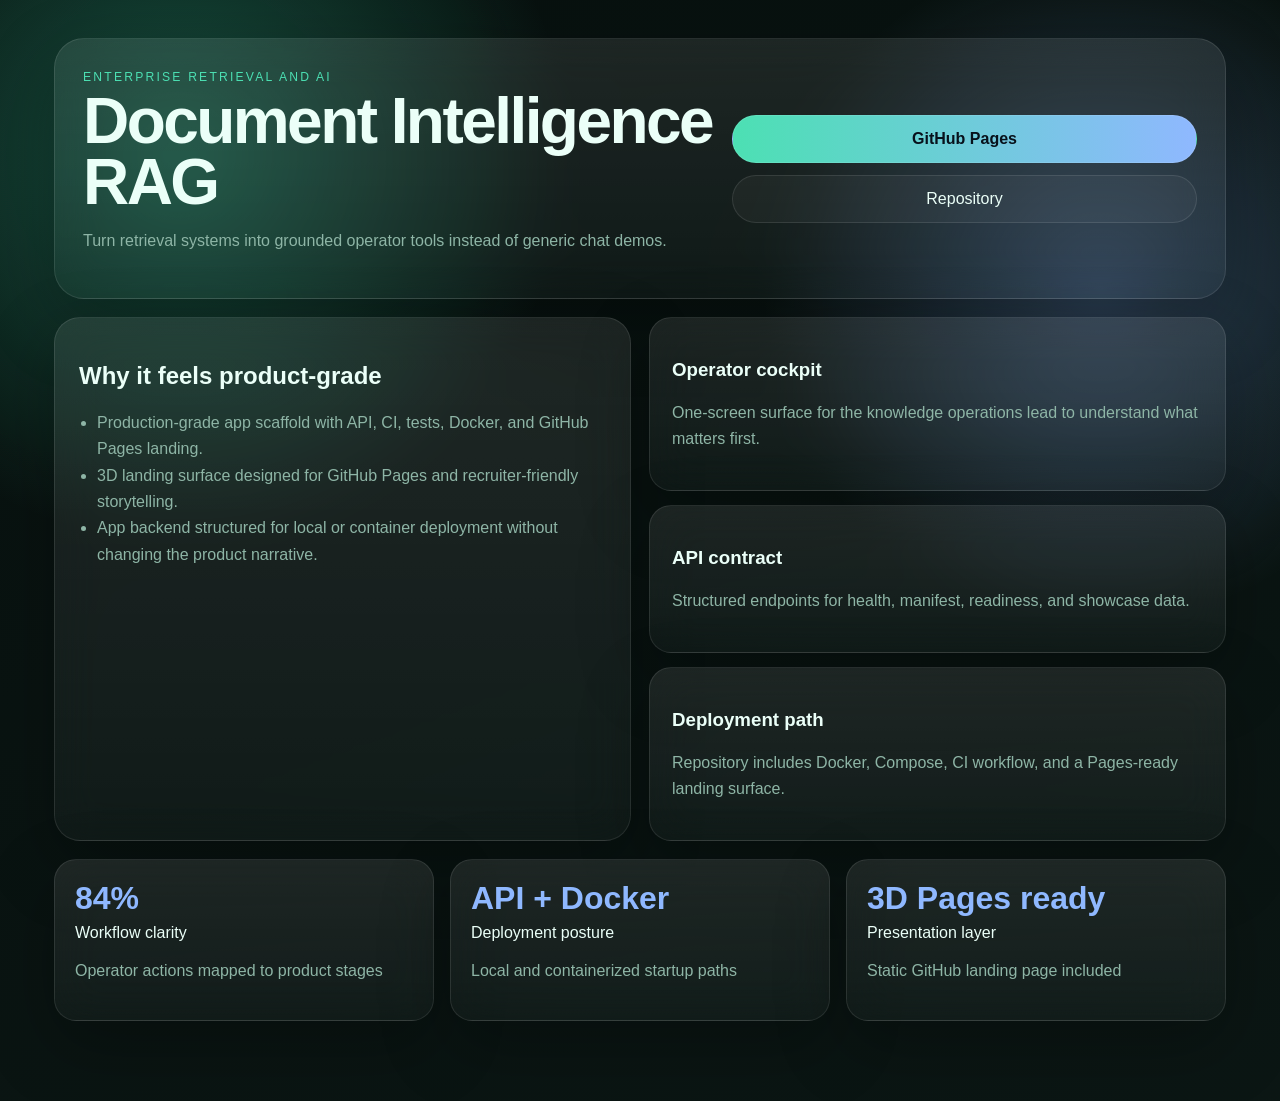
<file: docs/index.html>
<!DOCTYPE html>
<html lang="en">
<head>
  <meta charset="UTF-8" />
  <meta name="viewport" content="width=device-width, initial-scale=1.0" />
  <title>Document Intelligence RAG Landing</title>
  <link rel="stylesheet" href="landing.css" />
</head>
<body>
  <div class="scene" id="scene">
    <div class="backdrop"></div>
    <main class="deck">
      <section class="hero-card glass">
        <div>
          <span class="eyebrow">Enterprise retrieval and AI</span>
          <h1>Document Intelligence RAG</h1>
          <p>Turn retrieval systems into grounded operator tools instead of generic chat demos.</p>
        </div>
        <nav class="cta-stack">
          <a class="cta primary" href="https://r-behera.github.io/document-intel-rag/">GitHub Pages</a>
          <a class="cta" href="https://github.com/R-behera/document-intel-rag">Repository</a>
        </nav>
      </section>
      <section class="orbit-grid">
        <div class="glass panel large">
          <h2>Why it feels product-grade</h2>
          <ul><li>Production-grade app scaffold with API, CI, tests, Docker, and GitHub Pages landing.</li><li>3D landing surface designed for GitHub Pages and recruiter-friendly storytelling.</li><li>App backend structured for local or container deployment without changing the product narrative.</li></ul>
        </div>
        <div id="cards" class="card-stack"></div>
      </section>
      <section class="metrics-row" id="metrics"></section>
    </main>
  </div>
  <script>window.PROJECT_MANIFEST = {"slug": "document-intel-rag", "title": "Document Intelligence RAG", "summary": "![Demo Screenshot](demo/screenshot.png)", "domain": "Enterprise retrieval and AI", "audience": "knowledge operations lead", "promise": "Turn retrieval systems into grounded operator tools instead of generic chat demos.", "hero": ["Production-grade app scaffold with API, CI, tests, Docker, and GitHub Pages landing.", "3D landing surface designed for GitHub Pages and recruiter-friendly storytelling.", "App backend structured for local or container deployment without changing the product narrative."], "kpis": [{"label": "Workflow clarity", "value": "84%", "note": "Operator actions mapped to product stages"}, {"label": "Deployment posture", "value": "API + Docker", "note": "Local and containerized startup paths"}, {"label": "Presentation layer", "value": "3D Pages ready", "note": "Static GitHub landing page included"}], "stages": ["ingest", "validate", "analyze", "decide", "monitor"], "cards": [{"title": "Operator cockpit", "body": "One-screen surface for the knowledge operations lead to understand what matters first."}, {"title": "API contract", "body": "Structured endpoints for health, manifest, readiness, and showcase data."}, {"title": "Deployment path", "body": "Repository includes Docker, Compose, CI workflow, and a Pages-ready landing surface."}], "scene": "signal-wave", "theme": {"bg": "#08100e", "surface": "#101d1a", "ink": "#ebfff8", "muted": "#8eb5a6", "accent": "#4ce0b3", "accent2": "#8fb8ff"}, "pages_url": "https://r-behera.github.io/document-intel-rag/", "api_examples": {"health": {"status": "ok", "project": "document-intel-rag"}, "readiness": {"api": "ready", "landing_page": "docs/index.html", "container": "Dockerfile present"}, "signals": [{"name": "Decision coverage", "status": "strong", "detail": "App and landing narrative aligned"}, {"name": "Operator context", "status": "strong", "detail": "Primary user anchored as knowledge operations lead"}, {"name": "Delivery path", "status": "ready", "detail": "Pages + containerized app scaffold generated"}]}};</script>
  <script src="landing.js"></script>
</body>
</html>
</file>
<file: docs/landing.css>
:root{--bg:#08100e;--surface:#101d1a;--ink:#ebfff8;--muted:#8eb5a6;--accent:#4ce0b3;--accent2:#8fb8ff;--rx:0deg;--ry:0deg;}*{box-sizing:border-box}html,body{margin:0;min-height:100%;font-family:Inter,Segoe UI,sans-serif;background:var(--bg);color:var(--ink)}.scene{min-height:100vh;overflow:hidden;position:relative;transform-style:preserve-3d;perspective:1600px}.backdrop{position:absolute;inset:-10%;background:radial-gradient(circle at 20% 20%,color-mix(in srgb,var(--accent) 30%, transparent),transparent 24%),radial-gradient(circle at 80% 30%,color-mix(in srgb,var(--accent2) 28%, transparent),transparent 22%),linear-gradient(160deg,var(--bg),color-mix(in srgb,var(--surface) 78%, black));filter:saturate(1.15)}.deck{position:relative;z-index:2;max-width:1220px;margin:0 auto;padding:38px 24px 80px;transform:rotateX(var(--rx)) rotateY(var(--ry));transition:transform .12s ease-out}.glass{background:linear-gradient(180deg,rgba(255,255,255,.09),rgba(255,255,255,.03));border:1px solid rgba(255,255,255,.1);backdrop-filter:blur(22px);box-shadow:0 24px 70px rgba(0,0,0,.28)}.hero-card{display:grid;grid-template-columns:1.15fr .85fr;gap:20px;padding:28px;border-radius:30px;margin-bottom:18px}.eyebrow{letter-spacing:.18em;text-transform:uppercase;font-size:.76rem;color:var(--accent)}h1{font-size:clamp(2.4rem,5vw,4.8rem);line-height:.94;margin:.4rem 0 1rem;letter-spacing:-.04em}p,li{color:var(--muted);line-height:1.65}.cta-stack{display:flex;flex-direction:column;justify-content:center;gap:12px}.cta{display:inline-flex;justify-content:center;padding:14px 18px;border-radius:999px;text-decoration:none;color:var(--ink);border:1px solid rgba(255,255,255,.1);background:rgba(255,255,255,.04)}.primary{background:linear-gradient(90deg,var(--accent),var(--accent2));color:#07111b;font-weight:700}.orbit-grid{display:grid;grid-template-columns:1fr 1fr;gap:18px;margin-bottom:18px}.panel.large{padding:24px;border-radius:26px}.card-stack{display:grid;gap:14px}.flip{padding:22px;border-radius:22px;transform:translateZ(var(--z))}.metrics-row{display:grid;grid-template-columns:repeat(3,minmax(0,1fr));gap:16px}.metric{padding:20px;border-radius:22px}.metric strong{display:block;font-size:2rem;color:var(--accent2);margin-bottom:.4rem}ul{padding-left:18px;margin:14px 0 0}@media(max-width:980px){.hero-card,.orbit-grid,.metrics-row{grid-template-columns:1fr}.deck{padding:22px 16px 60px}}
</file>
